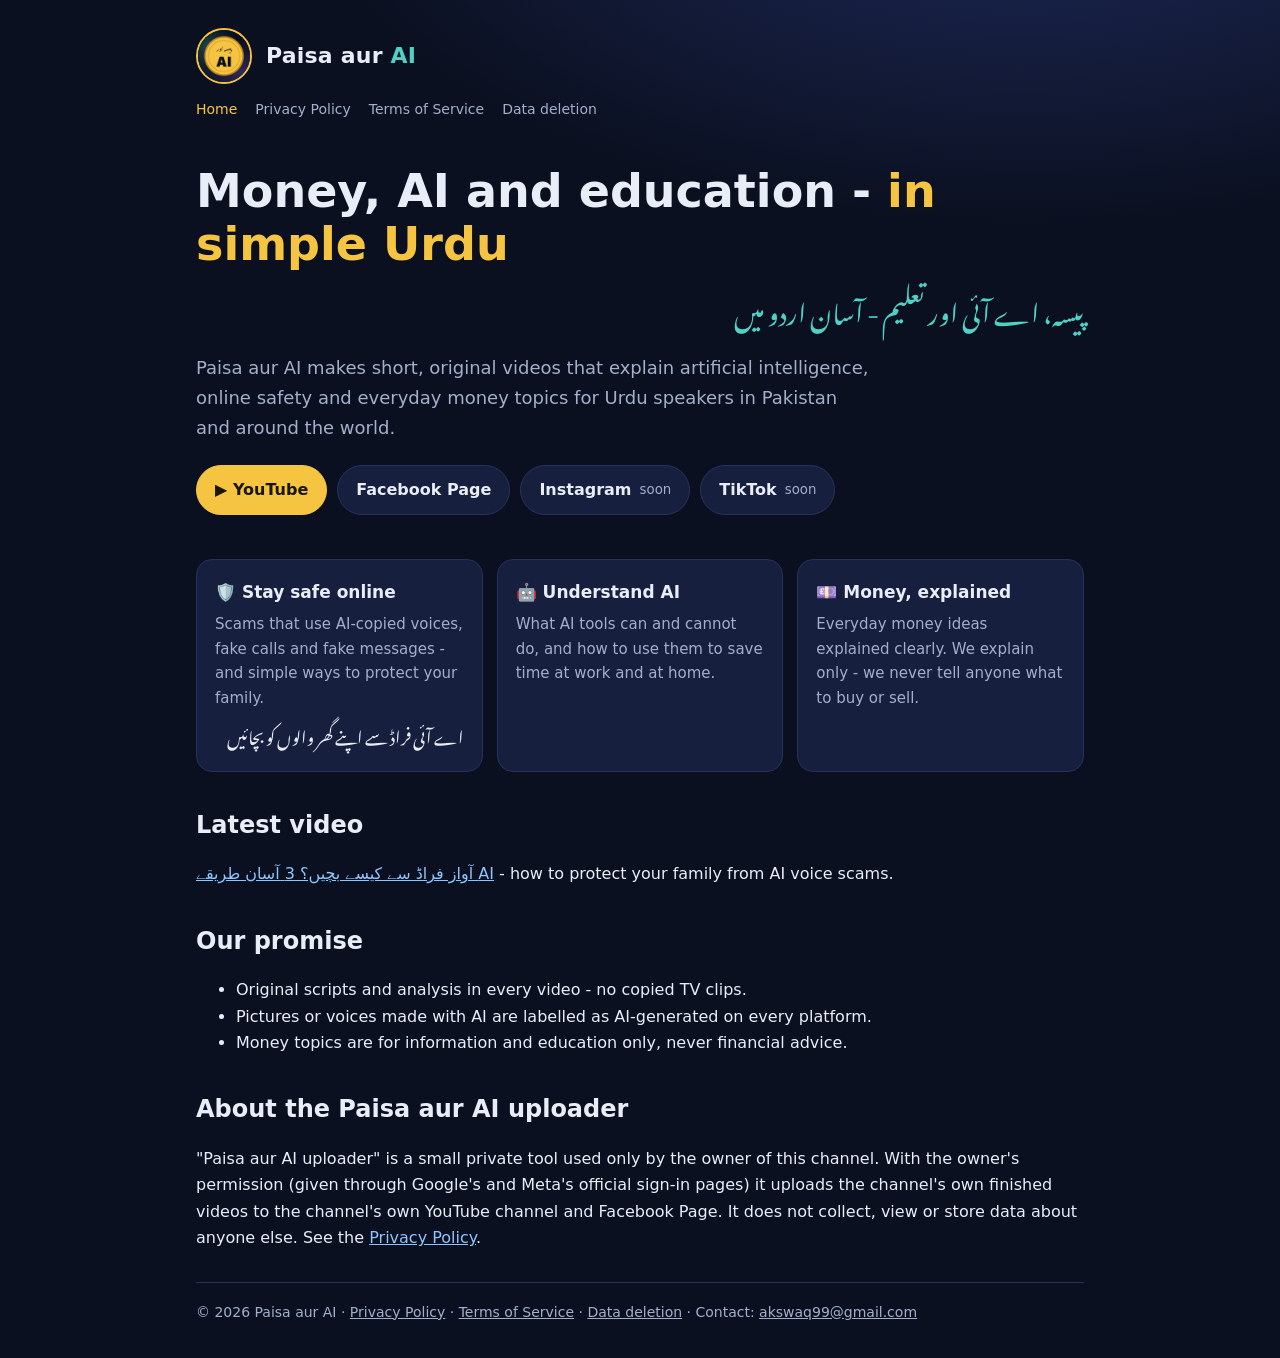
<file: index.html>
<!doctype html>
<html lang="en">
<head>
<meta charset="utf-8">
<meta name="viewport" content="width=device-width, initial-scale=1">
<title>Paisa aur AI</title>
<meta name="description" content="Paisa aur AI - money, AI and education explained in simple Urdu. Short videos on YouTube and Facebook.">
<link rel="icon" href="logo.png">
<link rel="preconnect" href="https://fonts.googleapis.com">
<link rel="preconnect" href="https://fonts.gstatic.com" crossorigin>
<link href="https://fonts.googleapis.com/css2?family=Noto+Nastaliq+Urdu:wght@400;700&display=swap" rel="stylesheet">
<link rel="stylesheet" href="style.css">
</head>
<body>
<div class="wrap">
  <header>
    <a class="brand" href="./"><img src="logo.png" alt="Paisa aur AI logo"><b>Paisa aur <span>AI</span></b></a>
    <nav>
      <a href="./" aria-current="page">Home</a>
      <a href="privacy.html">Privacy Policy</a>
      <a href="terms.html">Terms of Service</a>
      <a href="data-deletion.html">Data deletion</a>
    </nav>
  </header>

  <section class="hero">
    <h1>Money, AI and education - <span>in simple Urdu</span></h1>
    <p class="ur" lang="ur">پیسہ، اے آئی اور تعلیم - آسان اردو میں</p>
    <p class="lead">Paisa aur AI makes short, original videos that explain artificial intelligence, online safety and everyday money topics for Urdu speakers in Pakistan and around the world.</p>
    <div class="btns">
      <a class="btn main" href="https://www.youtube.com/@PaisaAurAIofficial">▶ YouTube</a>
      <a class="btn" href="https://www.facebook.com/1469255006263031">Facebook Page</a>
      <span class="btn">Instagram <small>soon</small></span>
      <span class="btn">TikTok <small>soon</small></span>
    </div>
  </section>

  <div class="grid">
    <div class="card">
      <h3>🛡️ Stay safe online</h3>
      <p>Scams that use AI-copied voices, fake calls and fake messages - and simple ways to protect your family.</p>
      <p class="ur" lang="ur">اے آئی فراڈ سے اپنے گھر والوں کو بچائیں</p>
    </div>
    <div class="card">
      <h3>🤖 Understand AI</h3>
      <p>What AI tools can and cannot do, and how to use them to save time at work and at home.</p>
    </div>
    <div class="card">
      <h3>💷 Money, explained</h3>
      <p>Everyday money ideas explained clearly. We explain only - we never tell anyone what to buy or sell.</p>
    </div>
  </div>

  <h2>Latest video</h2>
  <p><a href="https://youtube.com/shorts/QOUCDtUd9sw"><bdi lang="ur" dir="rtl">AI آواز فراڈ سے کیسے بچیں؟ 3 آسان طریقے</bdi></a> - how to protect your family from AI voice scams.</p>

  <h2>Our promise</h2>
  <ul>
    <li>Original scripts and analysis in every video - no copied TV clips.</li>
    <li>Pictures or voices made with AI are labelled as AI-generated on every platform.</li>
    <li>Money topics are for information and education only, never financial advice.</li>
  </ul>

  <h2>About the Paisa aur AI uploader</h2>
  <p>"Paisa aur AI uploader" is a small private tool used only by the owner of this channel. With the owner's permission (given through Google's and Meta's official sign-in pages) it uploads the channel's own finished videos to the channel's own YouTube channel and Facebook Page. It does not collect, view or store data about anyone else. See the <a href="privacy.html">Privacy Policy</a>.</p>

  <footer>
    © 2026 Paisa aur AI · <a href="privacy.html">Privacy Policy</a> · <a href="terms.html">Terms of Service</a> · <a href="data-deletion.html">Data deletion</a> · Contact: <a href="mailto:akswaq99@gmail.com">akswaq99@gmail.com</a>
  </footer>
</div>
</body>
</html>
</file>
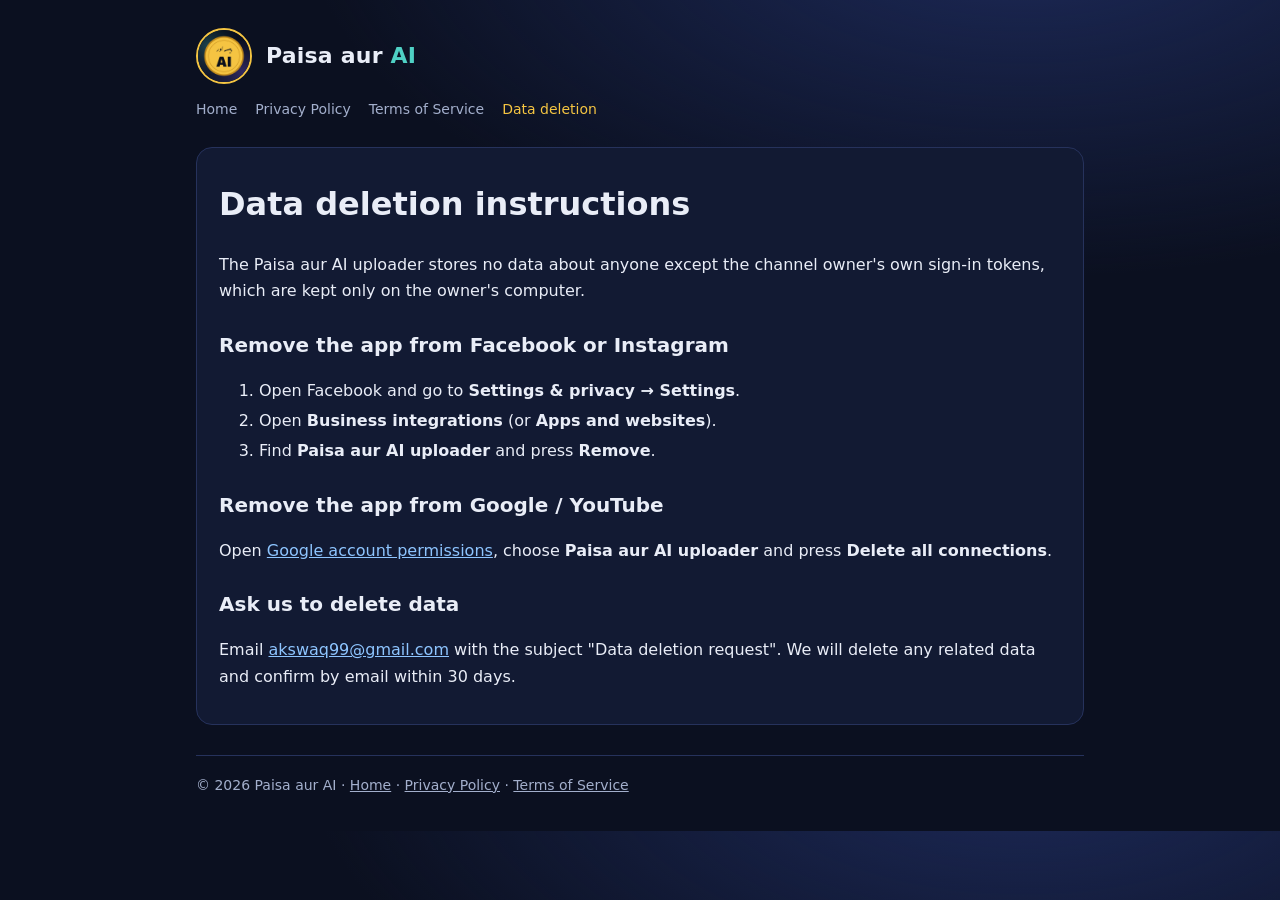
<file: data-deletion.html>
<!doctype html>
<html lang="en">
<head>
<meta charset="utf-8">
<meta name="viewport" content="width=device-width, initial-scale=1">
<title>Data Deletion</title>
<meta name="description" content="How to delete data connected to the Paisa aur AI uploader app.">
<link rel="icon" href="logo.png">
<link rel="stylesheet" href="style.css">
</head>
<body>
<div class="wrap">
  <header>
    <a class="brand" href="./"><img src="logo.png" alt="Paisa aur AI logo"><b>Paisa aur <span>AI</span></b></a>
    <nav>
      <a href="./">Home</a>
      <a href="privacy.html">Privacy Policy</a>
      <a href="terms.html">Terms of Service</a>
      <a href="data-deletion.html" aria-current="page">Data deletion</a>
    </nav>
  </header>

  <div class="doc">
    <h1>Data deletion instructions</h1>
    <p>The Paisa aur AI uploader stores no data about anyone except the channel owner's own sign-in tokens, which are kept only on the owner's computer.</p>

    <h2>Remove the app from Facebook or Instagram</h2>
    <ol>
      <li>Open Facebook and go to <b>Settings &amp; privacy → Settings</b>.</li>
      <li>Open <b>Business integrations</b> (or <b>Apps and websites</b>).</li>
      <li>Find <b>Paisa aur AI uploader</b> and press <b>Remove</b>.</li>
    </ol>

    <h2>Remove the app from Google / YouTube</h2>
    <p>Open <a href="https://security.google.com/settings/security/permissions">Google account permissions</a>, choose <b>Paisa aur AI uploader</b> and press <b>Delete all connections</b>.</p>

    <h2>Ask us to delete data</h2>
    <p>Email <a href="mailto:akswaq99@gmail.com?subject=Data%20deletion%20request">akswaq99@gmail.com</a> with the subject "Data deletion request". We will delete any related data and confirm by email within 30 days.</p>
  </div>

  <footer>
    © 2026 Paisa aur AI · <a href="./">Home</a> · <a href="privacy.html">Privacy Policy</a> · <a href="terms.html">Terms of Service</a>
  </footer>
</div>
</body>
</html>
</file>
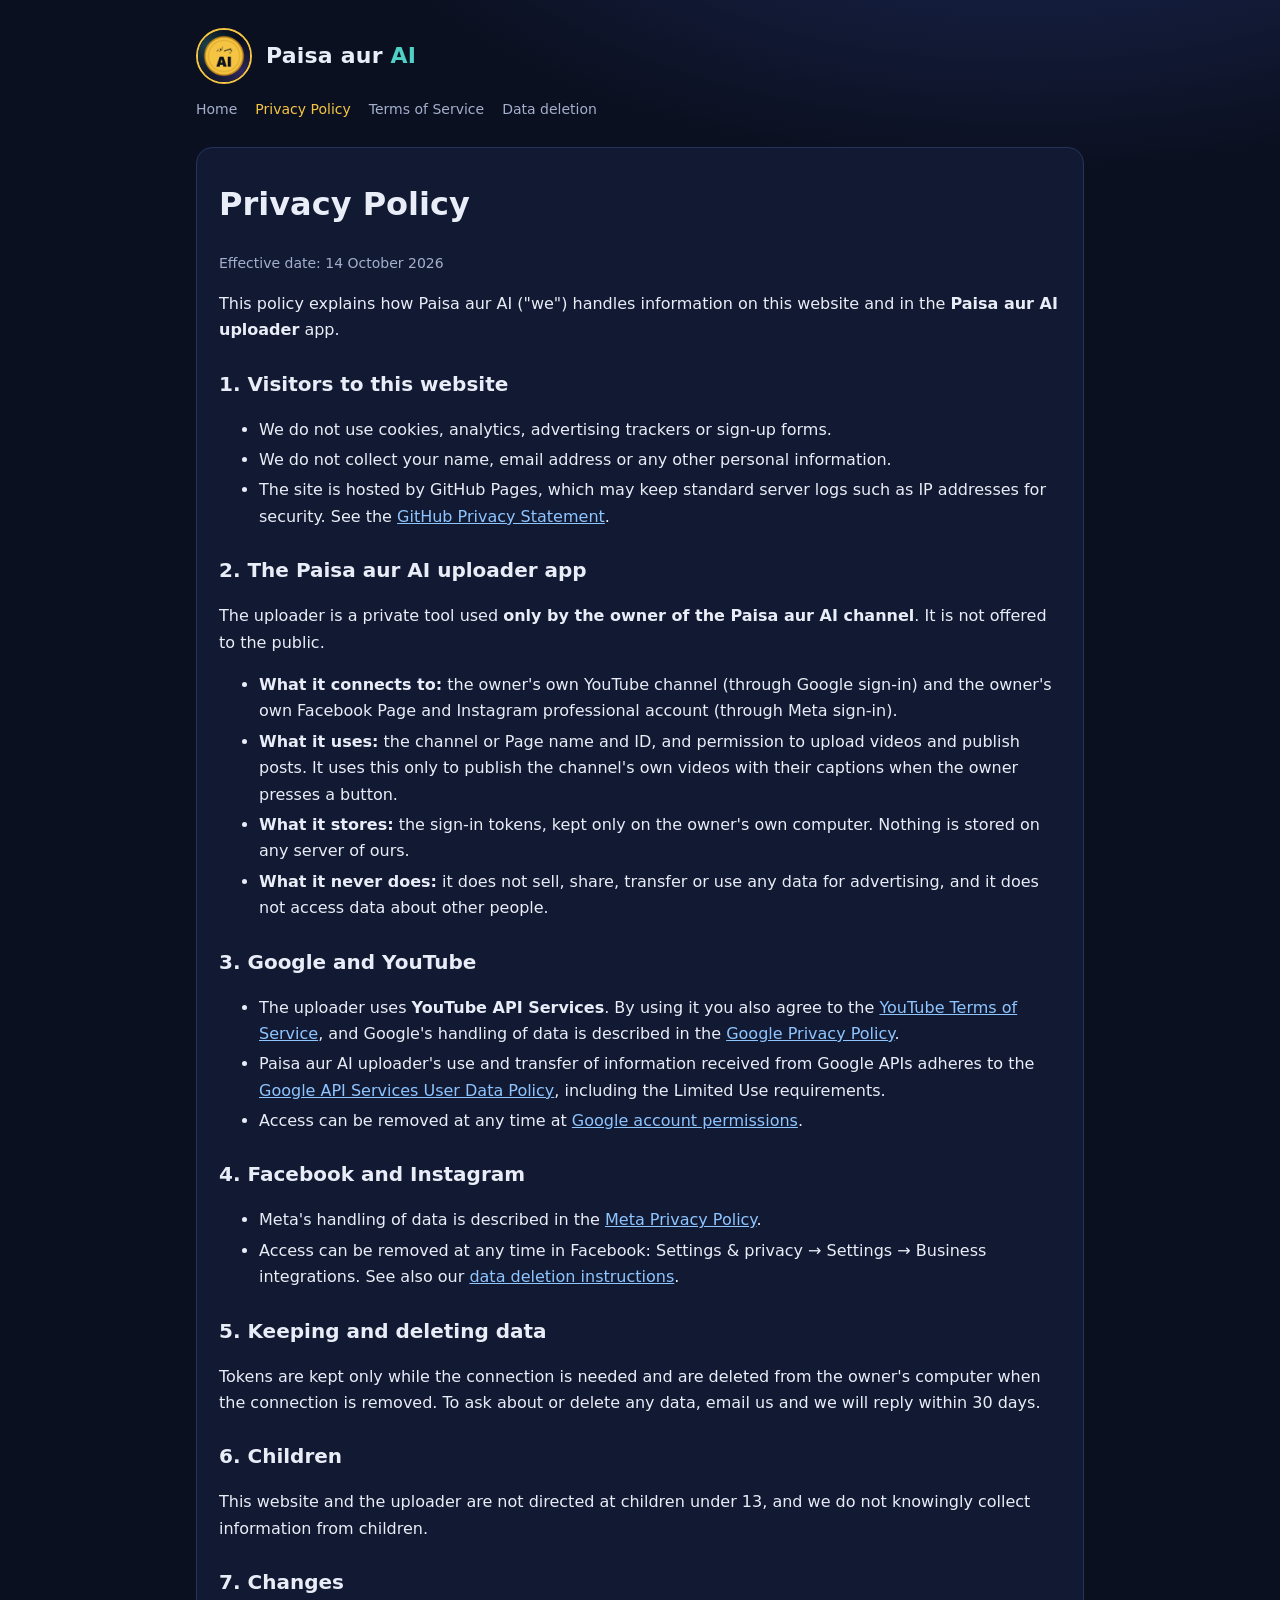
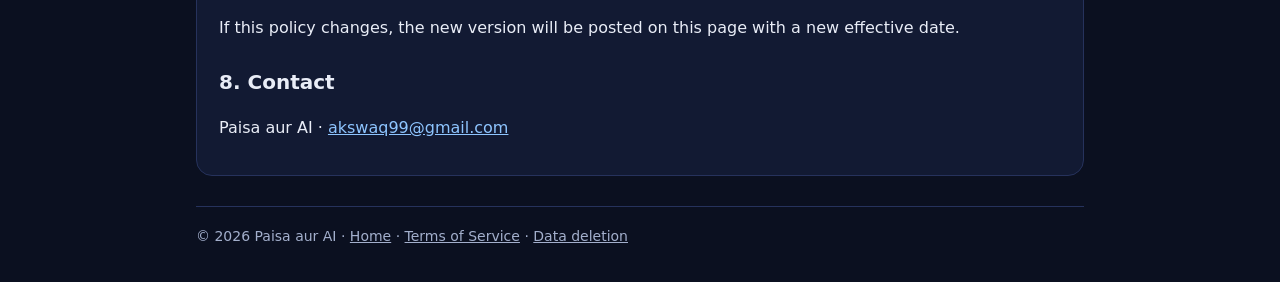
<file: privacy.html>
<!doctype html>
<html lang="en">
<head>
<meta charset="utf-8">
<meta name="viewport" content="width=device-width, initial-scale=1">
<title>Privacy Policy</title>
<meta name="description" content="Privacy Policy for the Paisa aur AI website and the Paisa aur AI uploader app.">
<link rel="icon" href="logo.png">
<link rel="stylesheet" href="style.css">
</head>
<body>
<div class="wrap">
  <header>
    <a class="brand" href="./"><img src="logo.png" alt="Paisa aur AI logo"><b>Paisa aur <span>AI</span></b></a>
    <nav>
      <a href="./">Home</a>
      <a href="privacy.html" aria-current="page">Privacy Policy</a>
      <a href="terms.html">Terms of Service</a>
      <a href="data-deletion.html">Data deletion</a>
    </nav>
  </header>

  <div class="doc">
    <h1>Privacy Policy</h1>
    <p class="note">Effective date: 14 October 2026</p>
    <p>This policy explains how Paisa aur AI ("we") handles information on this website and in the <b>Paisa aur AI uploader</b> app.</p>

    <h2>1. Visitors to this website</h2>
    <ul>
      <li>We do not use cookies, analytics, advertising trackers or sign-up forms.</li>
      <li>We do not collect your name, email address or any other personal information.</li>
      <li>The site is hosted by GitHub Pages, which may keep standard server logs such as IP addresses for security. See the <a href="https://docs.github.com/en/site-policy/privacy-policies/github-general-privacy-statement">GitHub Privacy Statement</a>.</li>
    </ul>

    <h2>2. The Paisa aur AI uploader app</h2>
    <p>The uploader is a private tool used <b>only by the owner of the Paisa aur AI channel</b>. It is not offered to the public.</p>
    <ul>
      <li><b>What it connects to:</b> the owner's own YouTube channel (through Google sign-in) and the owner's own Facebook Page and Instagram professional account (through Meta sign-in).</li>
      <li><b>What it uses:</b> the channel or Page name and ID, and permission to upload videos and publish posts. It uses this only to publish the channel's own videos with their captions when the owner presses a button.</li>
      <li><b>What it stores:</b> the sign-in tokens, kept only on the owner's own computer. Nothing is stored on any server of ours.</li>
      <li><b>What it never does:</b> it does not sell, share, transfer or use any data for advertising, and it does not access data about other people.</li>
    </ul>

    <h2>3. Google and YouTube</h2>
    <ul>
      <li>The uploader uses <b>YouTube API Services</b>. By using it you also agree to the <a href="https://www.youtube.com/t/terms">YouTube Terms of Service</a>, and Google's handling of data is described in the <a href="https://policies.google.com/privacy">Google Privacy Policy</a>.</li>
      <li>Paisa aur AI uploader's use and transfer of information received from Google APIs adheres to the <a href="https://developers.google.com/terms/api-services-user-data-policy">Google API Services User Data Policy</a>, including the Limited Use requirements.</li>
      <li>Access can be removed at any time at <a href="https://security.google.com/settings/security/permissions">Google account permissions</a>.</li>
    </ul>

    <h2>4. Facebook and Instagram</h2>
    <ul>
      <li>Meta's handling of data is described in the <a href="https://www.facebook.com/privacy/policy">Meta Privacy Policy</a>.</li>
      <li>Access can be removed at any time in Facebook: Settings &amp; privacy → Settings → Business integrations. See also our <a href="data-deletion.html">data deletion instructions</a>.</li>
    </ul>

    <h2>5. Keeping and deleting data</h2>
    <p>Tokens are kept only while the connection is needed and are deleted from the owner's computer when the connection is removed. To ask about or delete any data, email us and we will reply within 30 days.</p>

    <h2>6. Children</h2>
    <p>This website and the uploader are not directed at children under 13, and we do not knowingly collect information from children.</p>

    <h2>7. Changes</h2>
    <p>If this policy changes, the new version will be posted on this page with a new effective date.</p>

    <h2>8. Contact</h2>
    <p>Paisa aur AI · <a href="mailto:akswaq99@gmail.com">akswaq99@gmail.com</a></p>
  </div>

  <footer>
    © 2026 Paisa aur AI · <a href="./">Home</a> · <a href="terms.html">Terms of Service</a> · <a href="data-deletion.html">Data deletion</a>
  </footer>
</div>
</body>
</html>
</file>
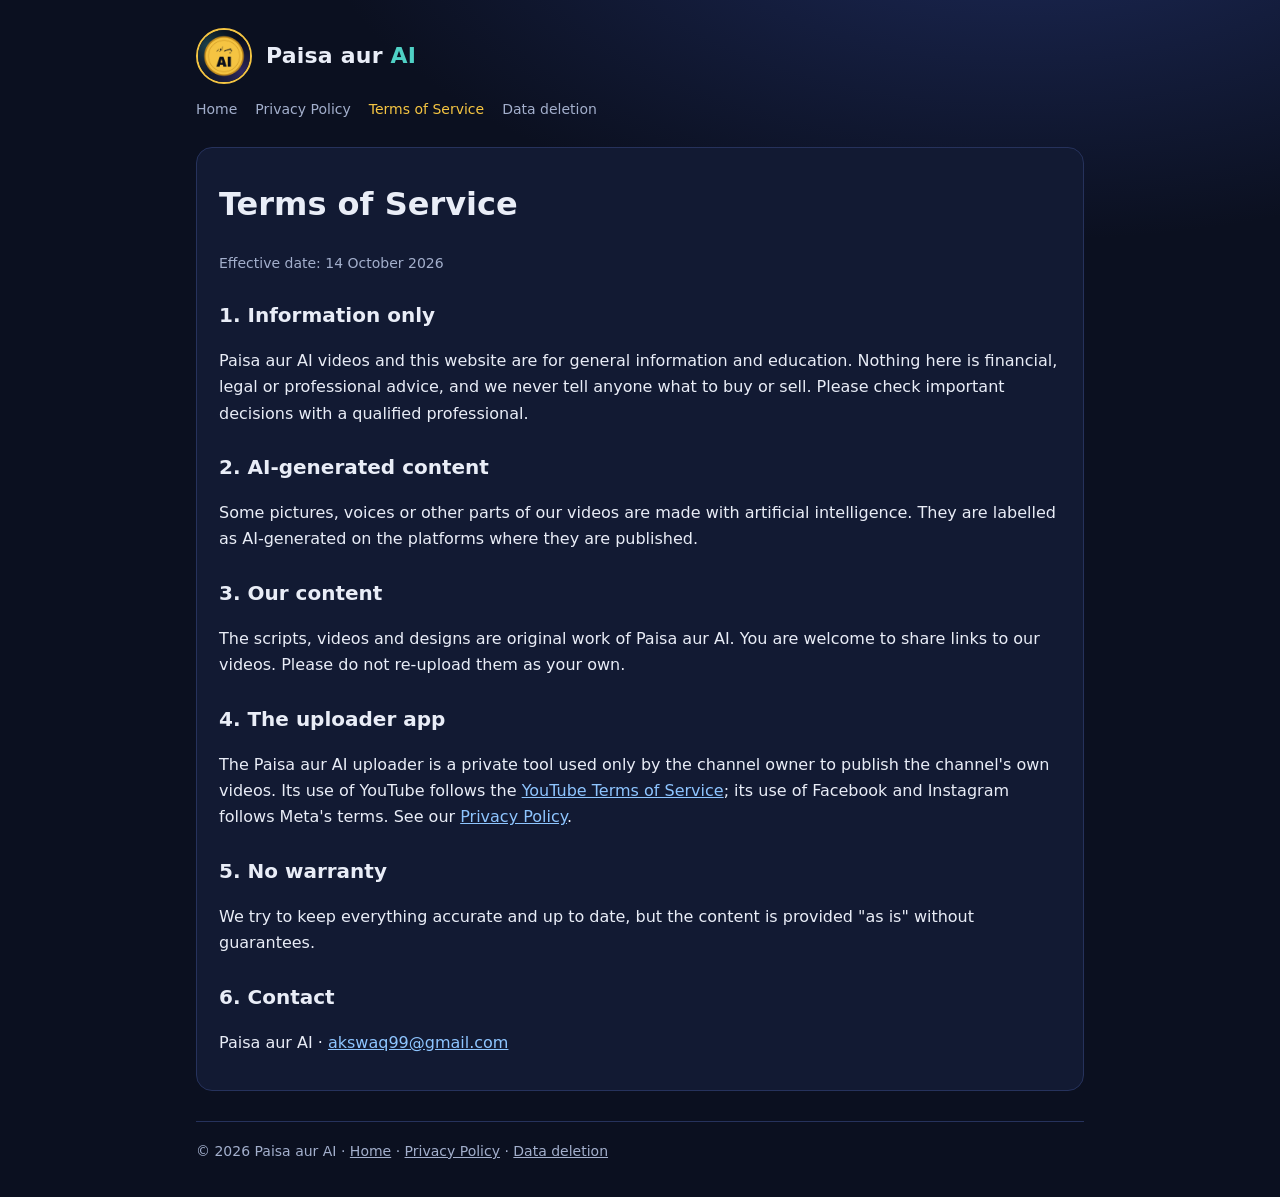
<file: terms.html>
<!doctype html>
<html lang="en">
<head>
<meta charset="utf-8">
<meta name="viewport" content="width=device-width, initial-scale=1">
<title>Terms of Service</title>
<meta name="description" content="Terms of Service for the Paisa aur AI website, videos and uploader app.">
<link rel="icon" href="logo.png">
<link rel="stylesheet" href="style.css">
</head>
<body>
<div class="wrap">
  <header>
    <a class="brand" href="./"><img src="logo.png" alt="Paisa aur AI logo"><b>Paisa aur <span>AI</span></b></a>
    <nav>
      <a href="./">Home</a>
      <a href="privacy.html">Privacy Policy</a>
      <a href="terms.html" aria-current="page">Terms of Service</a>
      <a href="data-deletion.html">Data deletion</a>
    </nav>
  </header>

  <div class="doc">
    <h1>Terms of Service</h1>
    <p class="note">Effective date: 14 October 2026</p>

    <h2>1. Information only</h2>
    <p>Paisa aur AI videos and this website are for general information and education. Nothing here is financial, legal or professional advice, and we never tell anyone what to buy or sell. Please check important decisions with a qualified professional.</p>

    <h2>2. AI-generated content</h2>
    <p>Some pictures, voices or other parts of our videos are made with artificial intelligence. They are labelled as AI-generated on the platforms where they are published.</p>

    <h2>3. Our content</h2>
    <p>The scripts, videos and designs are original work of Paisa aur AI. You are welcome to share links to our videos. Please do not re-upload them as your own.</p>

    <h2>4. The uploader app</h2>
    <p>The Paisa aur AI uploader is a private tool used only by the channel owner to publish the channel's own videos. Its use of YouTube follows the <a href="https://www.youtube.com/t/terms">YouTube Terms of Service</a>; its use of Facebook and Instagram follows Meta's terms. See our <a href="privacy.html">Privacy Policy</a>.</p>

    <h2>5. No warranty</h2>
    <p>We try to keep everything accurate and up to date, but the content is provided "as is" without guarantees.</p>

    <h2>6. Contact</h2>
    <p>Paisa aur AI · <a href="mailto:akswaq99@gmail.com">akswaq99@gmail.com</a></p>
  </div>

  <footer>
    © 2026 Paisa aur AI · <a href="./">Home</a> · <a href="privacy.html">Privacy Policy</a> · <a href="data-deletion.html">Data deletion</a>
  </footer>
</div>
</body>
</html>
</file>
<file: style.css>
:root {
  --bg: #0b1020;
  --bg2: #121a33;
  --card: #161f3d;
  --line: #26325c;
  --text: #e9edf7;
  --muted: #a3afcc;
  --gold: #f5c542;
  --teal: #4fd1c5;
  --link: #8ec5ff;
  --radius: 16px;
}
* { box-sizing: border-box; }
html { -webkit-text-size-adjust: 100%; }
body {
  margin: 0;
  background: radial-gradient(1200px 600px at 80% -10%, #1d2a5a 0%, transparent 60%), var(--bg);
  color: var(--text);
  font: 16px/1.65 "Segoe UI", system-ui, -apple-system, Roboto, Arial, sans-serif;
}
a { color: var(--link); }
.wrap { max-width: 920px; margin: 0 auto; padding: 0 16px; }
header { padding: 28px 0 8px; }
.brand { display: flex; align-items: center; gap: 14px; text-decoration: none; color: var(--text); }
.brand img { width: 56px; height: 56px; border-radius: 50%; border: 2px solid var(--gold); }
.brand b { font-size: 22px; letter-spacing: .2px; }
.brand b span { color: var(--teal); }
nav { display: flex; flex-wrap: wrap; gap: 6px 18px; margin-top: 14px; font-size: 14px; }
nav a { color: var(--muted); text-decoration: none; }
nav a:hover, nav a[aria-current] { color: var(--gold); }
.hero { padding: 36px 0 12px; }
.hero h1 { font-size: clamp(30px, 6vw, 46px); line-height: 1.15; margin: 0 0 10px; }
.hero h1 span { color: var(--gold); }
.ur { font-family: "Noto Nastaliq Urdu", serif; direction: rtl; line-height: 2.1; }
.hero .ur { font-size: clamp(20px, 4.4vw, 26px); color: var(--teal); margin: 4px 0 14px; }
.lead { color: var(--muted); font-size: 18px; max-width: 680px; }
.btns { display: flex; flex-wrap: wrap; gap: 10px; margin: 22px 0 6px; }
.btn { display: inline-flex; align-items: center; gap: 8px; padding: 11px 18px; border-radius: 999px;
  background: var(--card); border: 1px solid var(--line); color: var(--text); text-decoration: none; font-weight: 600; }
.btn:hover { border-color: var(--gold); }
.btn.main { background: var(--gold); color: #1b1600; border-color: var(--gold); }
.btn small { font-weight: 400; color: var(--muted); }
.grid { display: grid; grid-template-columns: repeat(auto-fit, minmax(240px, 1fr)); gap: 14px; margin: 26px 0; }
.card { background: var(--card); border: 1px solid var(--line); border-radius: var(--radius); padding: 18px; }
.card h3 { margin: 0 0 6px; font-size: 17px; }
.card p { margin: 0; color: var(--muted); font-size: 15px; }
.card .ur { font-size: 17px; color: var(--text); margin-top: 6px; }
h2 { font-size: 24px; margin: 34px 0 10px; }
.doc { background: var(--bg2); border: 1px solid var(--line); border-radius: var(--radius); padding: 8px 22px 18px; margin: 18px 0 30px; }
.doc h2 { font-size: 20px; margin-top: 24px; }
.doc li { margin: 4px 0; }
.note { color: var(--muted); font-size: 14px; }
footer { border-top: 1px solid var(--line); margin-top: 30px; padding: 18px 0 34px; color: var(--muted); font-size: 14px; }
footer a { color: var(--muted); }
@media (max-width: 520px) {
  .doc { padding: 4px 14px 14px; }
  .btn { width: 100%; justify-content: center; }
}
</file>
